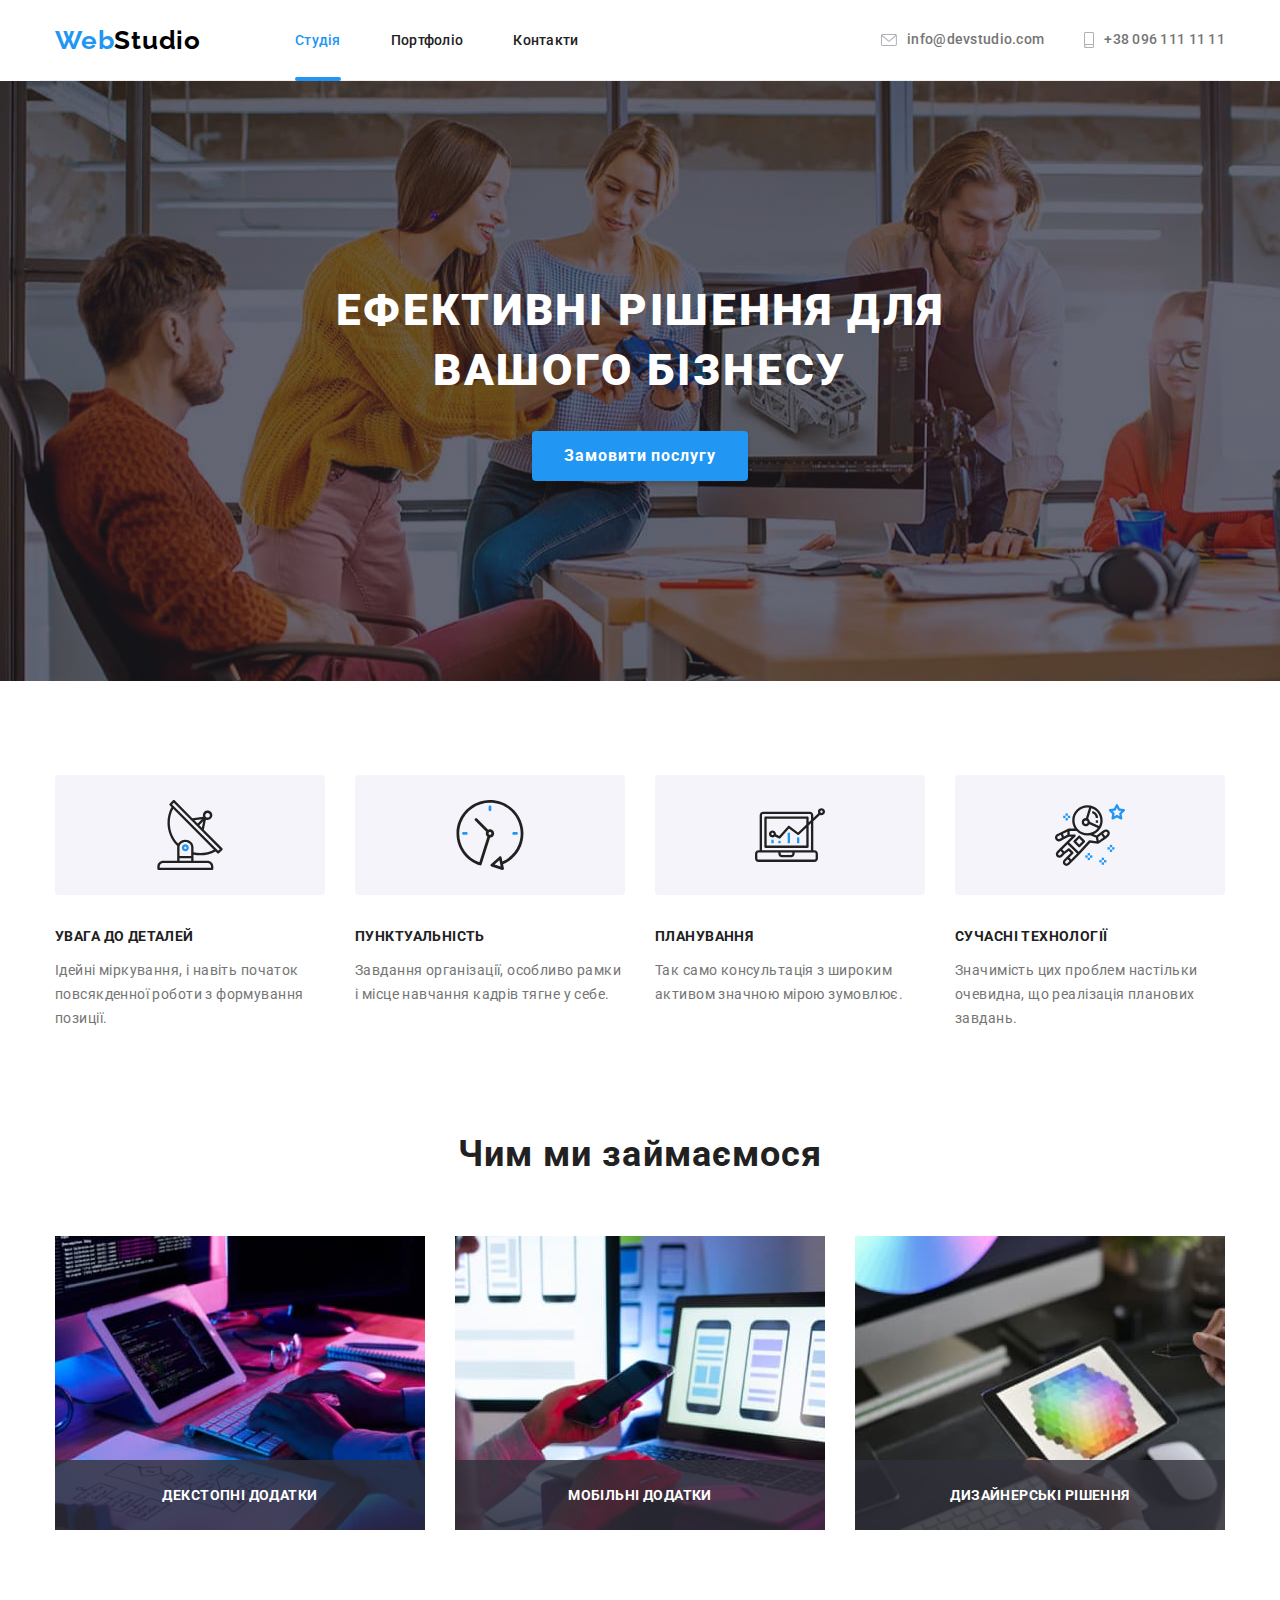
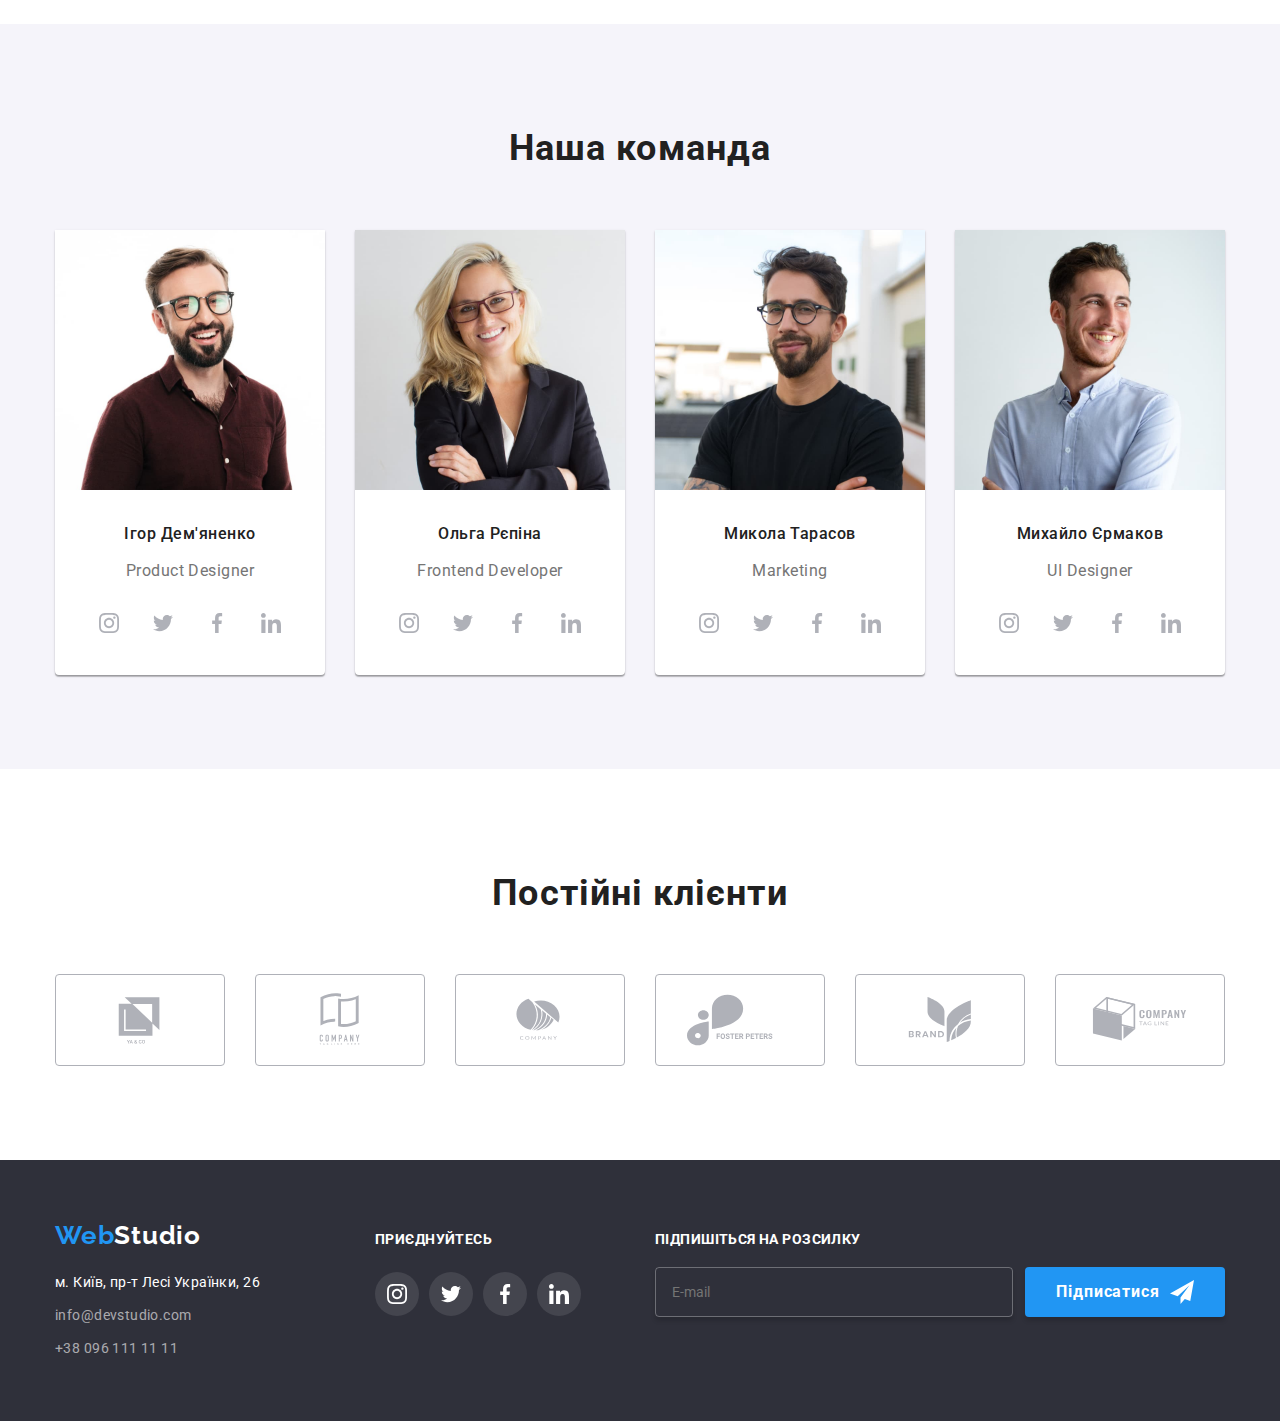
<file: index.html>
<!DOCTYPE html>
<html lang="uk">
  <head>
    <meta charset="UTF-8" />
    <meta http-equiv="X-UA-Compatible" content="IE=edge" />
    <meta name="viewport" content="width=device-width, initial-scale=1.0" />
    <title>WebStudio</title>
    <link rel="preconnect" href="https://fonts.googleapis.com" />
    <link rel="preconnect" href="https://fonts.gstatic.com" crossorigin />
    <link
      href="https://fonts.googleapis.com/css2?family=Raleway:wght@700&family=Roboto:wght@400;500;700;900&display=swap"
      rel="stylesheet"
    />
    <link
      rel="stylesheet"
      href="https://cdnjs.cloudflare.com/ajax/libs/modern-normalize/2.0.0/modern-normalize.min.css"
    />
    <link rel="stylesheet" href="./css/main.min.css" />
    <!-- <link rel="stylesheet" href="./css/style-old.css" /> -->
  </head>

  <body>
    <!-- Шапка сторінки -->
    <header class="header">
      <div class="container header-section">
        <nav>
          <a class="logo" href="./index.html"
            >Web<span class="logo__black">Studio</span></a
          >
          <ul class="nav-list">
            <li>
              <a class="list-link current" href="./index.html">Студія</a>
            </li>
            <li>
              <a class="list-link" href="./portfolio.html">Портфоліо</a>
            </li>
            <li><a class="list-link" href="#Contacts">Контакти</a></li>
          </ul>
        </nav>
        <ul class="nav-list-contacts">
          <li>
            <a class="contact-link" href="mailto:info@devstudio.com">
              <svg class="icon icon__mail">
                <use href="./sprite.svg#mail"></use>
              </svg>
              info@devstudio.com</a
            >
          </li>
          <li>
            <a class="contact-link" href="tel:+380961111111"
              ><svg class="icon icon__phone">
                <use href="./sprite.svg#phone"></use>
              </svg>
              +38 096 111 11 11</a
            >
          </li>
        </ul>
      </div>
    </header>

    <!-- Унікальний контент сторінки -->
    <main class="main">
      <section class="section-first">
        <div class="container">
          <h1>Ефективні рішення для вашого бізнесу</h1>
          <button class="first-button" data-modal-open type="button">
            Замовити послугу
          </button>
          <div class="backdrop is-hidden" data-modal>
            <div class="modal">
              <button class="button-close" data-modal-close>
                <svg>
                  <use href="./sprite.svg#close"></use>
                </svg>
              </button>
              <h2>Залиште свої дані, ми вам передзвонимо</h2>
              <form class="form">
                <label class="form__box" for="name"
                  >Ім'я
                  <span class="form__input">
                    <input type="text" id="name" name="name" />
                    <svg>
                      <use href="./sprite.svg#name"></use>
                    </svg>
                  </span>
                </label>
                <label class="form__box" for="phone"
                  >Телефон
                  <span class="form__input">
                    <input type="tel" id="phone" name="phone" maxlength="12" />
                    <svg>
                      <use href="./sprite.svg#phone2"></use>
                    </svg>
                  </span>
                </label>
                <label class="form__box" for="email"
                  >Ім'я
                  <span class="form__input">
                    <input type="email" id="email" name="email" />
                    <svg>
                      <use href="./sprite.svg#email"></use>
                    </svg>
                  </span>
                </label>
                <label class="form__box" for="comment">
                  <span class="form__input">Коментар</span>
                  <textarea
                    class="comment-box"
                    name="comment"
                    id="comment"
                    rows="5"
                    placeholder="Введіть текст"
                  ></textarea>
                </label>
                <label class="license" for="checkbox">
                  <input
                    class="checkbox hidden"
                    id="checkbox"
                    type="checkbox"
                    required
                  />
                  <span class="license__mark">
                    <svg>
                      <use href="./sprite.svg#mark"></use>
                    </svg>
                  </span>
                  <span class="license__text">
                    Погоджуюся з розсилкою та приймаю
                    <a class="license__link" href="#">Умови договору</a>
                  </span></label
                ><button class="submit-btn" type="submit">Відправити</button>
              </form>
            </div>
          </div>
        </div>
      </section>

      <section class="section-second">
        <!-- Переваги -->
        <div class="container">
          <h2 class="hidden">Переваги</h2>
          <ul>
            <li>
              <div class="sprite-bg">
                <svg>
                  <use href="./sprite.svg#antenna"></use>
                </svg>
              </div>
              <h3>Увага до деталей</h3>
              <p>
                Ідейні міркування, і навіть початок повсякденної роботи з
                формування позиції.
              </p>
            </li>
            <li>
              <div class="sprite-bg">
                <svg>
                  <use href="./sprite.svg#clock"></use>
                </svg>
              </div>
              <h3>Пунктуальність</h3>
              <p>
                Завдання організації, особливо рамки і місце навчання кадрів
                тягне у себе.
              </p>
            </li>
            <li>
              <div class="sprite-bg">
                <svg>
                  <use href="./sprite.svg#diagram"></use>
                </svg>
              </div>
              <h3>Планування</h3>
              <p>
                Так само консультація з широким активом значною мірою зумовлює.
              </p>
            </li>
            <li>
              <div class="sprite-bg">
                <svg>
                  <use href="./sprite.svg#astronaut"></use>
                </svg>
              </div>
              <h3>Сучасні технології</h3>
              <p>
                Значимість цих проблем настільки очевидна, що реалізація
                планових завдань.
              </p>
            </li>
          </ul>
        </div>
      </section>

      <section class="section-third">
        <div class="container">
          <h2>Чим ми займаємося</h2>
          <ul>
            <li>
              <div class="thumb">
                <img
                  src="./img/foto1.jpg"
                  alt="Програмує"
                  width="370"
                  height="294"
                />
                <p>декстопні додатки</p>
              </div>
            </li>
            <li>
              <div class="thumb">
                <img
                  src="./img/foto2.jpg"
                  alt="Перевіряє"
                  width="370"
                  height="294"
                />
                <p>мобільні додатки</p>
              </div>
            </li>
            <li>
              <div class="thumb">
                <img
                  src="./img/foto3.jpg"
                  alt="Обирає колір"
                  width="370"
                  height="294"
                />
                <p>дизайнерські рішення</p>
              </div>
            </li>
          </ul>
        </div>
      </section>

      <section class="section-team">
        <div class="container">
          <h2>Наша команда</h2>
          <ul class="section-team__box">
            <li class="section-team__list">
              <img
                src="./img/Igor.jpg"
                alt="Ігор Дем'яненко"
                width="270"
                height="260"
              />
              <div class="section-team__text">
                <h3>Ігор Дем'яненко</h3>
                <p>Product Designer</p>
                <ul class="section-team__icon">
                  <li>
                    <a href="#">
                      <svg>
                        <use href="./sprite.svg#instagram"></use>
                      </svg>
                    </a>
                  </li>
                  <li>
                    <a href="#">
                      <svg>
                        <use href="./sprite.svg#twitter"></use>
                      </svg>
                    </a>
                  </li>
                  <li>
                    <a href="#">
                      <svg>
                        <use href="./sprite.svg#facebook"></use>
                      </svg>
                    </a>
                  </li>
                  <li>
                    <a href="#">
                      <svg>
                        <use href="./sprite.svg#linkedin"></use>
                      </svg>
                    </a>
                  </li>
                </ul>
              </div>
            </li>
            <li class="section-team__list">
              <img
                src="./img/Olga.jpg"
                alt="Ольга Рєпіна"
                width="270"
                height="260"
              />
              <div class="section-team__text">
                <h3>Ольга Рєпіна</h3>
                <p>Frontend Developer</p>
                <ul class="section-team__icon">
                  <li>
                    <a href="#">
                      <svg>
                        <use href="./sprite.svg#instagram"></use>
                      </svg>
                    </a>
                  </li>
                  <li>
                    <a href="#">
                      <svg>
                        <use href="./sprite.svg#twitter"></use>
                      </svg>
                    </a>
                  </li>
                  <li>
                    <a href="#">
                      <svg>
                        <use href="./sprite.svg#facebook"></use>
                      </svg>
                    </a>
                  </li>
                  <li>
                    <a href="#">
                      <svg>
                        <use href="./sprite.svg#linkedin"></use>
                      </svg>
                    </a>
                  </li>
                </ul>
              </div>
            </li>
            <li class="section-team__list">
              <img
                src="./img/Muhailo.jpg"
                alt="Микола Тарасов"
                width="270"
                height="260"
              />
              <div class="section-team__text">
                <h3>Микола Тарасов</h3>
                <p>Marketing</p>
                <ul class="section-team__icon">
                  <li>
                    <a href="#">
                      <svg>
                        <use href="./sprite.svg#instagram"></use>
                      </svg>
                    </a>
                  </li>
                  <li>
                    <a href="#">
                      <svg>
                        <use href="./sprite.svg#twitter"></use>
                      </svg>
                    </a>
                  </li>
                  <li>
                    <a href="#">
                      <svg>
                        <use href="./sprite.svg#facebook"></use>
                      </svg>
                    </a>
                  </li>
                  <li>
                    <a href="#">
                      <svg>
                        <use href="./sprite.svg#linkedin"></use>
                      </svg>
                    </a>
                  </li>
                </ul>
              </div>
            </li>
            <li class="section-team__list">
              <img
                src="./img/Mukola.jpg"
                alt="Михайло Єрмаков"
                width="270"
                height="260"
              />
              <div class="section-team__text">
                <h3>Михайло Єрмаков</h3>
                <p>UI Designer</p>
                <ul class="section-team__icon">
                  <li>
                    <a href="#">
                      <svg>
                        <use href="./sprite.svg#instagram"></use>
                      </svg>
                    </a>
                  </li>
                  <li>
                    <a href="#">
                      <svg>
                        <use href="./sprite.svg#twitter"></use>
                      </svg>
                    </a>
                  </li>
                  <li>
                    <a href="#">
                      <svg>
                        <use href="./sprite.svg#facebook"></use>
                      </svg>
                    </a>
                  </li>
                  <li>
                    <a href="#">
                      <svg>
                        <use href="./sprite.svg#linkedin"></use>
                      </svg>
                    </a>
                  </li>
                </ul>
              </div>
            </li>
          </ul>
        </div>
      </section>

      <section class="partners">
        <div class="container">
          <h2>Постійні клієнти</h2>
          <ul>
            <li>
              <a href="#">
                <svg>
                  <use href="./sprite.svg#logo1"></use>
                </svg>
              </a>
            </li>
            <li>
              <a href="#">
                <svg>
                  <use href="./sprite.svg#logo2"></use>
                </svg>
              </a>
            </li>
            <li>
              <a href="#">
                <svg>
                  <use href="./sprite.svg#logo3"></use>
                </svg>
              </a>
            </li>
            <li>
              <a href="#">
                <svg>
                  <use href="./sprite.svg#logo4"></use>
                </svg>
              </a>
            </li>
            <li>
              <a href="#">
                <svg>
                  <use href="./sprite.svg#logo5"></use>
                </svg>
              </a>
            </li>
            <li>
              <a href="#">
                <svg>
                  <use href="./sprite.svg#logo6"></use>
                </svg>
              </a>
            </li>
          </ul>
        </div>
      </section>
    </main>

    <!-- Підвал сторінки -->
    <footer class="footer">
      <div class="container footer__box">
        <div>
          <a class="logo" href="./index.html"
            >Web<span class="logo__white">Studio</span></a
          >
          <address>
            <ul id="Contacts">
              <li class="footer-li">
                <a
                  class="contact-adress"
                  href="https://goo.gl/maps/pqNpNU1eey8ivass6"
                  target="_blank"
                  rel="noreferrer noopener"
                >
                  м. Київ, пр-т Лесі Українки, 26</a
                >
              </li>
              <li class="footer-li">
                <a href="mailto:info@devstudio.com">info@devstudio.com</a>
              </li>
              <li class="footer-li">
                <a href="tel:+380961111111">+38 096 111 11 11</a>
              </li>
            </ul>
          </address>
        </div>
        <div class="join">
          <p>приєднуйтесь</p>
          <ul>
            <li>
              <a href="">
                <svg>
                  <use href="./sprite.svg#instagram"></use>
                </svg>
              </a>
            </li>
            <li>
              <a href="">
                <svg>
                  <use href="./sprite.svg#twitter"></use>
                </svg>
              </a>
            </li>
            <li>
              <a href="">
                <svg>
                  <use href="./sprite.svg#facebook"></use>
                </svg>
              </a>
            </li>
            <li>
              <a href="">
                <svg>
                  <use href="./sprite.svg#linkedin"></use>
                </svg>
              </a>
            </li>
          </ul>
        </div>
        <div class="tg-form">
          <p>підпишіться на розсилку</p>
          <form class="modal__label-tg" name="tg-form">
            <input
              name="tg-email"
              class="tg-email"
              type="email"
              id="tg-email"
              placeholder="E-mail"
              required
            />
            <button>
              Підписатися
              <svg>
                <use href="./sprite.svg#tg"></use>
              </svg>
            </button>
          </form>
        </div>
      </div>
    </footer>
    <script src="./js/modal.js"></script>
  </body>
</html>
</file>
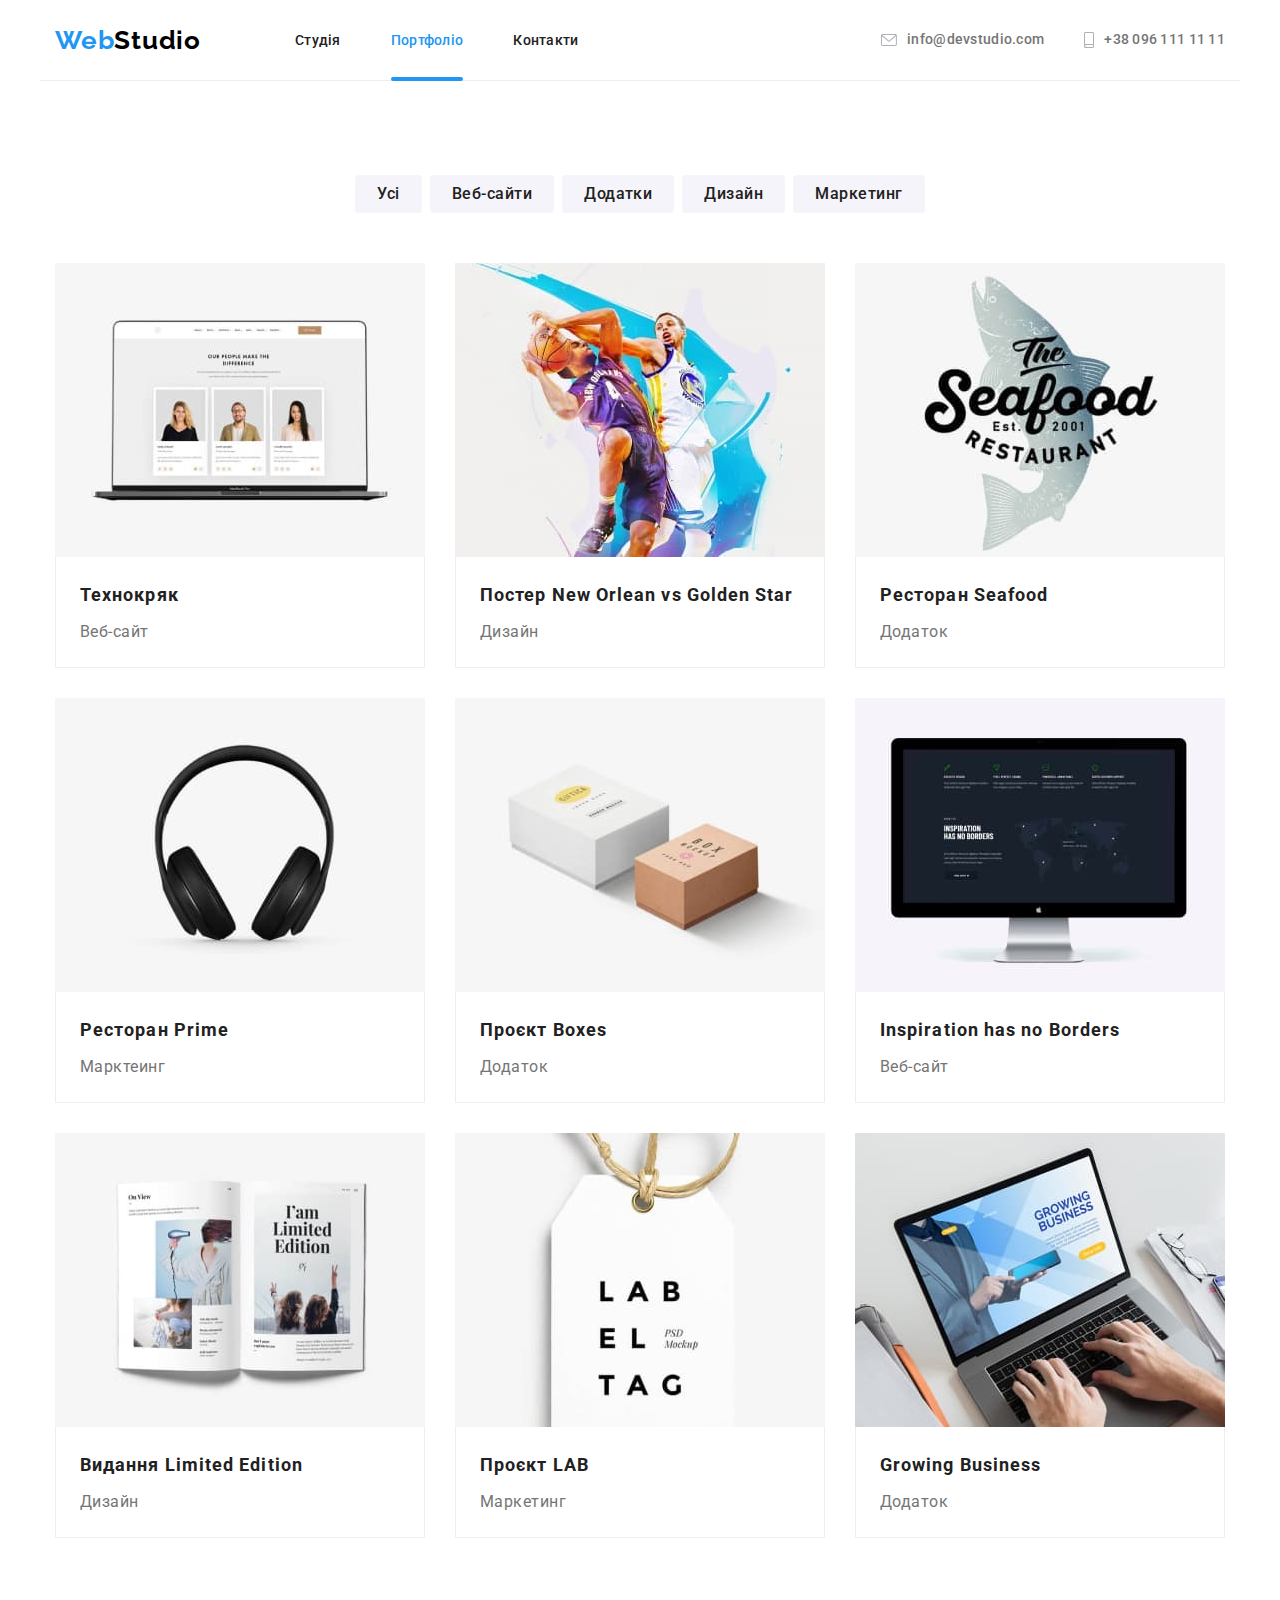
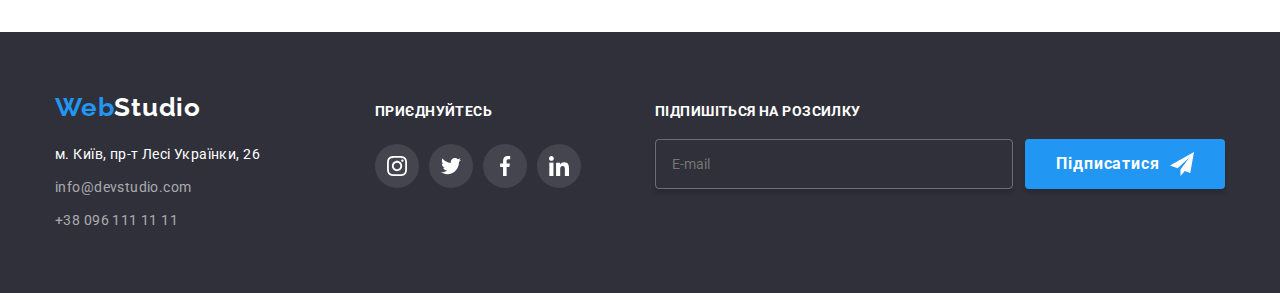
<file: portfolio.html>
<!DOCTYPE html>
<html lang="uk">
  <head>
    <meta charset="UTF-8" />
    <meta http-equiv="X-UA-Compatible" content="IE=edge" />
    <meta name="viewport" content="width=device-width, initial-scale=1.0" />
    <title>WebStudio</title>
    <link rel="preconnect" href="https://fonts.googleapis.com" />
    <link rel="preconnect" href="https://fonts.gstatic.com" crossorigin />
    <link
      href="https://fonts.googleapis.com/css2?family=Raleway:wght@700&family=Roboto:wght@400;500;700;900&display=swap"
      rel="stylesheet"
    />
    <link
      rel="stylesheet"
      href="https://cdnjs.cloudflare.com/ajax/libs/modern-normalize/2.0.0/modern-normalize.min.css"
    />
    <link rel="stylesheet" href="./css/main.min.css" />
  </head>

  <body>
    <!-- Шапка сторінки -->
    <header class="header">
      <div class="container header-section">
        <nav>
          <a class="logo" href="./index.html"
            >Web<span class="logo__black">Studio</span></a
          >
          <ul class="nav-list">
            <li>
              <a class="list-link" href="./index.html">Студія</a>
            </li>
            <li>
              <a class="list-link current" href="./portfolio.html">Портфоліо</a>
            </li>
            <li><a class="list-link" href="#Contacts">Контакти</a></li>
          </ul>
        </nav>
        <ul class="nav-list-contacts">
          <li>
            <a class="contact-link" href="mailto:info@devstudio.com">
              <svg class="icon icon__mail">
                <use href="./sprite.svg#mail"></use>
              </svg>
              info@devstudio.com</a
            >
          </li>
          <li>
            <a class="contact-link" href="tel:+380961111111"
              ><svg class="icon icon__phone">
                <use href="./sprite.svg#phone"></use>
              </svg>
              +38 096 111 11 11</a
            >
          </li>
        </ul>
      </div>
    </header>

    <!-- Унікальний контент сторінки -->
    <main class="main">
      <section class="section-service">
        <div class="container">
          <h1 class="hidden">Послуги</h1>
          <ul class="service-main-btn">
            <li><button type="button">Усі</button></li>
            <li><button type="button">Веб-сайти</button></li>
            <li><button type="button">Додатки</button></li>
            <li><button type="button">Дизайн</button></li>
            <li><button type="button">Маркетинг</button></li>
          </ul>

          <ul class="services">
            <li>
              <a href="#">
                <div class="box">
                  <div class="overlay">
                    <p>
                      Ресурс пропонує комплексні пропозиції з різним рівнем
                      функціоналу та сервісів. Все це дозволить відвідувачу
                      отримати вичерпні відомості про компанію чи приватну
                      особу.
                    </p>
                  </div>
                  <img
                    src="./img/technocriak.jpg"
                    alt="Технокряк"
                    width="370"
                    height="294"
                  />
                </div>
                <div class="services__text">
                  <h3>Технокряк</h3>
                  <p>Веб-сайт</p>
                </div>
              </a>
            </li>
            <li>
              <a href="#">
                <div class="box">
                  <img
                    src="./img/orlean-poster.jpg"
                    alt="Постер New Orlean vs Golden Star"
                    width="370"
                    height="294"
                  />
                  <div class="overlay">
                    <p>
                      Ресурс пропонує комплексні пропозиції з різним рівнем
                      функціоналу та сервісів. Все це дозволить відвідувачу
                      отримати вичерпні відомості про компанію чи приватну
                      особу.
                    </p>
                  </div>
                </div>
                <div class="services__text">
                  <h3>Постер New Orlean vs Golden Star</h3>
                  <p>Дизайн</p>
                </div>
              </a>
            </li>
            <li>
              <a href="#">
                <div class="box">
                  <img
                    src="./img/seafood-resto.jpg"
                    alt="Ресторан Seafood"
                    width="370"
                    height="294"
                  />
                  <div class="overlay">
                    <p>
                      Ресурс пропонує комплексні пропозиції з різним рівнем
                      функціоналу та сервісів. Все це дозволить відвідувачу
                      отримати вичерпні відомості про компанію чи приватну
                      особу.
                    </p>
                  </div>
                </div>
                <div class="services__text">
                  <h3>Ресторан Seafood</h3>
                  <p>Додаток</p>
                </div>
              </a>
            </li>
            <li>
              <a href="#">
                <div class="box">
                  <img
                    src="./img/Project_Prime.jpg"
                    alt="Ресторан Prime"
                    width="370"
                    height="294"
                  />
                  <div class="overlay">
                    <p>
                      Ресурс пропонує комплексні пропозиції з різним рівнем
                      функціоналу та сервісів. Все це дозволить відвідувачу
                      отримати вичерпні відомості про компанію чи приватну
                      особу.
                    </p>
                  </div>
                </div>
                <div class="services__text">
                  <h3>Ресторан Prime</h3>
                  <p>Марктеинг</p>
                </div>
              </a>
            </li>
            <li>
              <a href="#">
                <div class="box">
                  <img
                    src="./img/Project_Boxes.jpg"
                    alt="Проєкт Boxes"
                    width="370"
                    height="294"
                  />
                  <div class="overlay">
                    <p>
                      Ресурс пропонує комплексні пропозиції з різним рівнем
                      функціоналу та сервісів. Все це дозволить відвідувачу
                      отримати вичерпні відомості про компанію чи приватну
                      особу.
                    </p>
                  </div>
                </div>
                <div class="services__text">
                  <h3>Проєкт Boxes</h3>
                  <p>Додаток</p>
                </div>
              </a>
            </li>
            <li>
              <a href="#">
                <div class="box">
                  <img
                    src="./img/Inspiration.jpg"
                    alt="Inspiration has no Borders"
                    width="370"
                    height="294"
                  />
                  <div class="overlay">
                    <p>
                      Ресурс пропонує комплексні пропозиції з різним рівнем
                      функціоналу та сервісів. Все це дозволить відвідувачу
                      отримати вичерпні відомості про компанію чи приватну
                      особу.
                    </p>
                  </div>
                </div>
                <div class="services__text">
                  <h3>Inspiration has no Borders</h3>
                  <p>Веб-сайт</p>
                </div>
              </a>
            </li>
            <li>
              <a href="#">
                <div class="box">
                  <img
                    src="./img/Limited_Edition.jpg"
                    alt="Видання Limited Edition"
                    width="370"
                    height="294"
                  />
                  <div class="overlay">
                    <p>
                      Ресурс пропонує комплексні пропозиції з різним рівнем
                      функціоналу та сервісів. Все це дозволить відвідувачу
                      отримати вичерпні відомості про компанію чи приватну
                      особу.
                    </p>
                  </div>
                </div>
                <div class="services__text">
                  <h3>Видання Limited Edition</h3>
                  <p>Дизайн</p>
                </div>
              </a>
            </li>
            <li>
              <a href="#">
                <div class="box">
                  <img
                    src="./img/Project_LAB.jpg"
                    alt="Проєкт LAB"
                    width="370"
                    height="294"
                  />
                  <div class="overlay">
                    <p>
                      Ресурс пропонує комплексні пропозиції з різним рівнем
                      функціоналу та сервісів. Все це дозволить відвідувачу
                      отримати вичерпні відомості про компанію чи приватну
                      особу.
                    </p>
                  </div>
                </div>
                <div class="services__text">
                  <h3>Проєкт LAB</h3>
                  <p>Маркетинг</p>
                </div>
              </a>
            </li>
            <li>
              <a href="#">
                <div class="box">
                  <img
                    src="./img/Growing_Business.jpg"
                    alt="Growing Business"
                    width="370"
                    height="294"
                  />
                  <div class="overlay">
                    <p>
                      Ресурс пропонує комплексні пропозиції з різним рівнем
                      функціоналу та сервісів. Все це дозволить відвідувачу
                      отримати вичерпні відомості про компанію чи приватну
                      особу.
                    </p>
                  </div>
                </div>
                <div class="services__text">
                  <h3>Growing Business</h3>
                  <p>Додаток</p>
                </div>
              </a>
            </li>
          </ul>
        </div>
      </section>
    </main>

    <!-- Підвал сторінки -->
    <footer class="footer">
      <div class="container footer__box">
        <div>
          <a class="logo" href="./index.html"
            >Web<span class="logo__white">Studio</span></a
          >
          <address>
            <ul id="Contacts">
              <li class="footer-li">
                <a
                  class="contact-adress"
                  href="https://goo.gl/maps/pqNpNU1eey8ivass6"
                  target="_blank"
                  rel="noreferrer noopener"
                >
                  м. Київ, пр-т Лесі Українки, 26</a
                >
              </li>
              <li class="footer-li">
                <a href="mailto:info@devstudio.com">info@devstudio.com</a>
              </li>
              <li class="footer-li">
                <a href="tel:+380961111111">+38 096 111 11 11</a>
              </li>
            </ul>
          </address>
        </div>
        <div class="join">
          <p>приєднуйтесь</p>
          <ul>
            <li>
              <a href="">
                <svg>
                  <use href="./sprite.svg#instagram"></use>
                </svg>
              </a>
            </li>
            <li>
              <a href="">
                <svg>
                  <use href="./sprite.svg#twitter"></use>
                </svg>
              </a>
            </li>
            <li>
              <a href="">
                <svg>
                  <use href="./sprite.svg#facebook"></use>
                </svg>
              </a>
            </li>
            <li>
              <a href="">
                <svg>
                  <use href="./sprite.svg#linkedin"></use>
                </svg>
              </a>
            </li>
          </ul>
        </div>
        <div class="tg-form">
          <p>підпишіться на розсилку</p>
          <form class="modal__label-tg" name="tg-form">
            <input
              name="tg-email"
              class="tg-email"
              type="email"
              id="tg-email"
              placeholder="E-mail"
              required
            />
            <button>
              Підписатися
              <svg>
                <use href="./sprite.svg#tg"></use>
              </svg>
            </button>
          </form>
        </div>
      </div>
    </footer>
  </body>
</html>
</file>
<file: css/main.min.css>
:root{--color-brand: #2196f3;--color-primary: #212121;--color-secondary: #757575;--color-primary-light: #ffffff;--font-family-brand: "Raleway", sans-serif;--font-family-primary: "Roboto", sans-serif;--color-sprite1: #afb1b8;--color-icon: #f5f4fa;--color-mark-active: #188ce8}.hidden{position:absolute;width:1px;height:1px;margin:-1px;border:0;padding:0;white-space:nowrap;-webkit-clip-path:inset(100%);clip-path:inset(100%);clip:rect(0 0 0 0);overflow:hidden}h1,h2,h3{margin-bottom:0;margin-top:0}ul{margin-bottom:0;margin-top:0;padding-left:0;list-style-type:none}p{margin-bottom:0;margin-top:0}img{display:block;max-width:100%;height:auto}address{font-style:normal}a{text-decoration:none}body{color:var(--color-primary);background-color:var(--color-primary-light);font-family:var(--font-family-primary);font-size:14px;font-weight:400;line-height:1.714;letter-spacing:.42px}.current{color:var(--color-brand)}.current::after{content:"";position:absolute;display:block;width:100%;height:4px;bottom:0;left:0;background-color:var(--color-brand);border-radius:4px;margin-bottom:-1px}button{cursor:pointer}.logo{color:var(--color-brand);font-family:var(--font-family-brand);font-size:26px;font-weight:700;line-height:1.17;letter-spacing:.78px;margin-right:94px}.logo__black{color:#000}.logo__white{color:var(--color-primary-light)}.container{width:1200px;margin:0;margin-left:auto;margin-right:auto;padding-left:15px;padding-right:15px}.header-section{border-bottom:1px solid #eee;display:-webkit-box;display:-ms-flexbox;display:flex;-webkit-box-align:center;-ms-flex-align:center;align-items:center}nav{display:-webkit-box;display:-ms-flexbox;display:flex;-webkit-box-align:center;-ms-flex-align:center;align-items:center}.nav-list{display:-webkit-box;display:-ms-flexbox;display:flex;gap:50px;margin:0;list-style:none}.list-link{position:relative;color:var(--color-primary);font-weight:500;line-height:1.17;letter-spacing:.28px;padding:32px 0px;display:block;-webkit-transition-property:color;transition-property:color;-webkit-transition-duration:250ms;transition-duration:250ms;-webkit-transition-timing-function:cubic-bezier(0.4, 0, 0.2, 1);transition-timing-function:cubic-bezier(0.4, 0, 0.2, 1)}.list-link:hover,.list-link:focus,.list-link.current{color:var(--color-brand)}.nav-list-contacts{display:-webkit-box;display:-ms-flexbox;display:flex;gap:40px;margin-left:auto;margin-bottom:0;margin-top:0;padding-left:0;list-style:none}.nav-list-contacts{display:-webkit-box;display:-ms-flexbox;display:flex;gap:40px;margin-left:auto;margin-bottom:0;margin-top:0;padding-left:0;list-style:none}.contact-link{color:var(--color-secondary);font-weight:500;letter-spacing:.28px;display:-webkit-box;display:-ms-flexbox;display:flex;-webkit-box-align:center;-ms-flex-align:center;align-items:center;-webkit-transition-property:color;transition-property:color;-webkit-transition-duration:250ms;transition-duration:250ms;-webkit-transition-timing-function:cubic-bezier(0.4, 0, 0.2, 1);transition-timing-function:cubic-bezier(0.4, 0, 0.2, 1)}.contact-link:hover,.contact-link:hover svg,.contact-link:focus,.contact-link:focus svg{color:var(--color-brand);fill:var(--color-brand)}.icon{fill:var(--color-sprite1);margin-right:10px;-webkit-transition-property:fill;transition-property:fill;-webkit-transition-duration:250ms;transition-duration:250ms;-webkit-transition-timing-function:cubic-bezier(0.4, 0, 0.2, 1);transition-timing-function:cubic-bezier(0.4, 0, 0.2, 1)}.icon__mail{width:16px;height:12px}.icon__phone{width:10px;height:16px}.footer{background-color:#2f303a;padding:60px 0px;margin:auto}.footer__box{display:-webkit-box;display:-ms-flexbox;display:flex;-webkit-box-align:baseline;-ms-flex-align:baseline;align-items:baseline}.footer .logo{margin-bottom:20px;display:block}.footer address li{margin-bottom:9px;-webkit-transition-property:color;transition-property:color;-webkit-transition-duration:250ms;transition-duration:250ms;-webkit-transition-timing-function:cubic-bezier(0.4, 0, 0.2, 1);transition-timing-function:cubic-bezier(0.4, 0, 0.2, 1)}.footer address li:last-child{margin-bottom:0}.footer address li .contact-adress{color:var(--color-primary-light);line-height:1.71;letter-spacing:.42px}.footer address li a{color:rgba(255,255,255,.6)}.footer address li a:hover,.footer address li a:focus{color:var(--color-primary-light)}.join{margin-left:80px}.join p{font-size:14px;font-weight:700;text-transform:uppercase;color:var(--color-primary-light);margin-bottom:20px}.join ul{display:-webkit-box;display:-ms-flexbox;display:flex;gap:10px}.join a{width:44px;height:44px;border-radius:50%;display:-webkit-box;display:-ms-flexbox;display:flex;-webkit-box-align:center;-ms-flex-align:center;align-items:center;-webkit-box-pack:center;-ms-flex-pack:center;justify-content:center;background-color:rgba(255,255,255,.1);-webkit-transition-property:background-color;transition-property:background-color;-webkit-transition-duration:250ms;transition-duration:250ms;-webkit-transition-timing-function:cubic-bezier(0.4, 0, 0.2, 1);transition-timing-function:cubic-bezier(0.4, 0, 0.2, 1)}.join svg{width:20px;height:20px;fill:var(--color-primary-light);-webkit-transition-property:fill;transition-property:fill;-webkit-transition-duration:250ms;transition-duration:250ms;-webkit-transition-timing-function:cubic-bezier(0.4, 0, 0.2, 1);transition-timing-function:cubic-bezier(0.4, 0, 0.2, 1)}.join a:hover,.join a:focus{background-color:var(--color-brand)}.tg-form{margin-left:auto;margin-right:0;padding-right:0}.tg-form p{color:var(--color-primary-light);font-size:14px;font-weight:700;line-height:normal;letter-spacing:.42px;text-transform:uppercase;margin-bottom:20px}.tg-form form{display:-webkit-box;display:-ms-flexbox;display:flex;-webkit-box-align:center;-ms-flex-align:center;align-items:center;margin:0;padding:0}.tg-form form input{width:358px;height:50px;border-radius:4px;border:1px solid rgba(255,255,255,.3);background:rgba(33,150,243,0);-webkit-box-shadow:0px 4px 4px 0px rgba(0,0,0,.15);box-shadow:0px 4px 4px 0px rgba(0,0,0,.15);padding:15px 16px;color:var(--color-primary-light)}.tg-form form button{width:200px;height:50px;margin-left:12px;border:none;border-radius:4px;background:var(--color-brand);-webkit-box-shadow:0px 4px 4px 0px rgba(0,0,0,.15);box-shadow:0px 4px 4px 0px rgba(0,0,0,.15);color:var(--color-primary-light);text-align:center;font-size:16px;font-style:normal;font-weight:700;line-height:1.875;letter-spacing:.96px;display:-webkit-box;display:-ms-flexbox;display:flex;-webkit-box-pack:center;-ms-flex-pack:center;justify-content:center;-webkit-box-align:center;-ms-flex-align:center;align-items:center;gap:10px}.tg-form form button:hover,.tg-form form button:focus,.tg-form form button:active{background-color:var(--color-mark-active)}.tg-form form button svg{width:24px;height:24px;fill:var(--color-primary-light)}.section-first{background-color:#2f303a;background-image:-webkit-gradient(linear, left top, left bottom, from(rgba(47, 48, 58, 0.4)), to(rgba(47, 48, 58, 0.4))),url(../img/bg.jpg);background-image:linear-gradient(rgba(47, 48, 58, 0.4), rgba(47, 48, 58, 0.4)),url(../img/bg.jpg);padding-top:200px;padding-bottom:200px;max-width:1600px;display:-webkit-box;display:-ms-flexbox;display:flex;margin:auto}.section-first h1{color:var(--color-primary-light);text-transform:uppercase;font-size:44px;font-weight:900;line-height:1.36;letter-spacing:2.64px;max-width:696px;text-align:center;margin:auto;margin-bottom:30px}.first-button{background-color:var(--color-brand);color:var(--color-primary-light);border-radius:4px;-webkit-box-shadow:0px 4px 4px 0px rgba(0,0,0,.15);box-shadow:0px 4px 4px 0px rgba(0,0,0,.15);font-family:var(--font-family-primary);font-size:16px;font-weight:700;line-height:1.875;letter-spacing:.96px;padding:10px 32px;display:-webkit-box;display:-ms-flexbox;display:flex;-webkit-box-pack:center;-ms-flex-pack:center;justify-content:center;margin:auto;border:none}.first-button:hover,.first-button:focus,.first-button:active{background-color:var(--color-mark-active)}.backdrop{position:fixed;top:0;left:0;width:100%;height:100%;background-color:rgba(0,0,0,.2);opacity:1;visibility:visible;z-index:1;-webkit-transition:opacity 250ms cubic-bezier(0.4, 0, 0.2, 1),visibility 250ms cubic-bezier(0.4, 0, 0.2, 1);transition:opacity 250ms cubic-bezier(0.4, 0, 0.2, 1),visibility 250ms cubic-bezier(0.4, 0, 0.2, 1)}.is-hidden{opacity:0;visibility:hidden;pointer-events:none}.modal{width:528px;padding:40px;background:var(--color-primary-light);-webkit-box-shadow:0px 2px 1px 0px rgba(0,0,0,.2),0px 1px 1px 0px rgba(0,0,0,.14),0px 1px 3px 0px rgba(0,0,0,.12);box-shadow:0px 2px 1px 0px rgba(0,0,0,.2),0px 1px 1px 0px rgba(0,0,0,.14),0px 1px 3px 0px rgba(0,0,0,.12);border-radius:4px;position:absolute;top:50%;left:50%;-webkit-transform:translate(-50%, -50%) scale(1);transform:translate(-50%, -50%) scale(1);opacity:1;visibility:visible;-webkit-transition:-webkit-transform 250ms cubic-bezier(0.4, 0, 0.2, 1);transition:-webkit-transform 250ms cubic-bezier(0.4, 0, 0.2, 1);transition:transform 250ms cubic-bezier(0.4, 0, 0.2, 1);transition:transform 250ms cubic-bezier(0.4, 0, 0.2, 1), -webkit-transform 250ms cubic-bezier(0.4, 0, 0.2, 1)}.backdrop.is-hidden .modal{-webkit-transform:translate(-50%, -50%) scale(0.5);transform:translate(-50%, -50%) scale(0.5)}.modal svg{width:18px;height:18px}.modal h2{color:var(--color-primary);text-align:center;font-size:20px;font-weight:700;letter-spacing:.6px;margin:0 0 12px 0}.button-close{position:fixed;top:8px;right:8px;display:-webkit-box;display:-ms-flexbox;display:flex;margin:0;padding:0;background-color:var(--color-primary-light);border:1px solid rgba(0,0,0,.1019607843);border-radius:50%;width:30px;height:30px;-webkit-box-pack:center;-ms-flex-pack:center;justify-content:center;-webkit-box-align:center;-ms-flex-align:center;align-items:center;-webkit-transition:background-color 250ms cubic-bezier(0.4, 0, 0.2, 1),fill 250ms cubic-bezier(0.4, 0, 0.2, 1);transition:background-color 250ms cubic-bezier(0.4, 0, 0.2, 1),fill 250ms cubic-bezier(0.4, 0, 0.2, 1)}.button-close:focus,.button-close:hover{fill:var(--color-brand)}.form{width:448px}.form__box{margin-bottom:10px;display:-webkit-box;display:-ms-flexbox;display:flex;-webkit-box-orient:vertical;-webkit-box-direction:normal;-ms-flex-direction:column;flex-direction:column;color:var(--color-secondary);font-size:12px;font-weight:400;letter-spacing:.12px;-webkit-box-align:start;-ms-flex-align:start;align-items:flex-start}.form__input{position:relative;margin-top:4px}.form__input input{width:448px;height:40px;border-radius:4px;padding-left:40px;border:1px solid rgba(33,33,33,.2);-webkit-transition:border 250ms cubic-bezier(0.4, 0, 0.2, 1);transition:border 250ms cubic-bezier(0.4, 0, 0.2, 1)}.form__input input:hover,.form__input input:focus{border-color:var(--color-brand);cursor:pointer}.form__input input:hover+svg,.form__input input:focus+svg{fill:var(--color-brand)}.form__input svg{width:18px;height:18px;position:absolute;bottom:12px;left:12px;display:block;-webkit-transition:fill 250ms cubic-bezier(0.4, 0, 0.2, 1);transition:fill 250ms cubic-bezier(0.4, 0, 0.2, 1)}.comment-box{width:448px;height:120px;padding:12px 16px;border-radius:4px;margin:0;border:1px solid rgba(33,33,33,.2);resize:none;color:var(--color-primary);font-size:14px;-webkit-transition-property:border;transition-property:border;-webkit-transition-duration:250ms;transition-duration:250ms;-webkit-transition-timing-function:cubic-bezier(0.4, 0, 0.2, 1);transition-timing-function:cubic-bezier(0.4, 0, 0.2, 1)}.comment-box:hover,.comment-box:focus{border-color:var(--color-brand);cursor:pointer}.license{color:var(--color-secondary);font-size:14px;font-style:normal;font-weight:400;line-height:1.714;letter-spacing:.42px;display:-webkit-box;display:-ms-flexbox;display:flex;-webkit-box-align:center;-ms-flex-align:center;align-items:center;-webkit-box-pack:center;-ms-flex-pack:center;justify-content:center;gap:8px;margin:0;margin-bottom:30px;margin-top:20px;padding:0}.license__mark{width:16px;height:15px;margin:0;padding:0;border:2px solid var(--color-primary);border-radius:2px;display:-webkit-box;display:-ms-flexbox;display:flex;-webkit-box-align:center;-ms-flex-align:center;align-items:center;-webkit-box-pack:center;-ms-flex-pack:center;justify-content:center;-webkit-transition-property:border-color;transition-property:border-color;-webkit-transition-duration:250ms;transition-duration:250ms;-webkit-transition-timing-function:cubic-bezier(0.4, 0, 0.2, 1);transition-timing-function:cubic-bezier(0.4, 0, 0.2, 1)}.license__mark svg{fill:var(--color-primary);margin:0;padding:0;opacity:0;-webkit-transition-property:opacity;transition-property:opacity;-webkit-transition-duration:250ms;transition-duration:250ms;-webkit-transition-timing-function:cubic-bezier(0.4, 0, 0.2, 1);transition-timing-function:cubic-bezier(0.4, 0, 0.2, 1)}.license__mark:hover,.license__mark:focus,.license__mark:active{border-color:var(--color-brand)}.license__text{font-size:14px;font-style:normal;font-weight:400;line-height:1.714;letter-spacing:.42px}.license__link{color:var(--color-brand);text-decoration-line:underline}.checkbox:checked+.license__mark{border:var(--color-brand)}.checkbox:checked+.license__mark svg{opacity:1}.checkbox:focus+.license__mark{border-color:var(--color-brand)}.submit-btn{color:var(--color-primary-light);text-align:center;font-size:16px;font-style:normal;font-weight:700;line-height:1.875;letter-spacing:.96px;width:200px;height:50px;border-radius:4px;background:var(--color-brand);-webkit-box-shadow:0px 4px 4px 0px rgba(0,0,0,.15);box-shadow:0px 4px 4px 0px rgba(0,0,0,.15);display:-webkit-box;display:-ms-flexbox;display:flex;-webkit-box-align:center;-ms-flex-align:center;align-items:center;-webkit-box-pack:center;-ms-flex-pack:center;justify-content:center;border:0;margin:0px auto}.submit-btn:hover,.submit-btn:active,.submit-btn:focus{background-color:var(--color-mark-active);-webkit-box-shadow:0px 4px 4px rgba(0,0,0,.15);box-shadow:0px 4px 4px rgba(0,0,0,.15)}.section-second{padding-top:94px;padding-bottom:47px}.section-second ul{display:-webkit-inline-box;display:-ms-inline-flexbox;display:inline-flex;gap:30px}.section-second li{max-width:270px}.section-second h3{font-size:14px;font-weight:700;letter-spacing:.42px;text-transform:uppercase;margin-top:0;margin-bottom:10px}.section-second p{color:var(--color-secondary);line-height:1.7;font-size:14px;letter-spacing:.42px;margin-top:0;margin-bottom:0}.sprite-bg{background-color:var(--color-icon);width:270px;height:120px;border-radius:4px;margin-bottom:30px;display:-webkit-box;display:-ms-flexbox;display:flex;-webkit-box-align:center;-ms-flex-align:center;align-items:center;-webkit-box-pack:center;-ms-flex-pack:center;justify-content:center}.sprite-bg svg{width:70px;height:70px}.section-third{padding-bottom:94px;padding-top:47px;margin-top:0;margin-bottom:0}.section-third h2{text-align:center;font-size:36px;font-weight:700;letter-spacing:1.08px;margin-top:0;margin-bottom:50px}.section-third ul{display:-webkit-box;display:-ms-flexbox;display:flex;margin-top:0;gap:30px;margin-bottom:0}.thumb{position:relative;overflow:hidden}.thumb p{position:absolute;bottom:0;right:0;left:0;margin:0;padding-top:27px;padding-bottom:27px;text-align:center;font-size:14px;font-style:normal;font-weight:700;line-height:normal;text-transform:uppercase;color:var(--color-primary-light);background:rgba(47,48,58,.8)}.section-team{padding-top:94px;padding-bottom:94px;background-color:var(--color-icon)}.section-team__box{display:-webkit-box;display:-ms-flexbox;display:flex;gap:30px}.section-team__list{border-radius:0px 0px 4px 4px;background:#fff;-webkit-box-shadow:0px 2px 1px 0px rgba(0,0,0,.2),0px 1px 1px 0px rgba(0,0,0,.14),0px 1px 3px 0px rgba(0,0,0,.12);box-shadow:0px 2px 1px 0px rgba(0,0,0,.2),0px 1px 1px 0px rgba(0,0,0,.14),0px 1px 3px 0px rgba(0,0,0,.12)}.section-team h2{text-align:center;font-size:36px;font-weight:700;letter-spacing:1.08px;margin-top:0;margin-bottom:50px}.section-team__text{padding:30px 0}.section-team h3{text-align:center;font-size:16px;font-weight:500;letter-spacing:.48px;margin-top:0;margin-bottom:10px}.section-team p{text-align:center;color:var(--color-secondary);font-size:16px;letter-spacing:.48px;margin-top:0;margin-bottom:0}.section-team__icon{display:-webkit-box;display:-ms-flexbox;display:flex;gap:10px;-webkit-box-pack:center;-ms-flex-pack:center;justify-content:center;margin-top:16px}.section-team__icon a{display:-webkit-box;display:-ms-flexbox;display:flex;width:44px;height:44px;-webkit-box-pack:center;-ms-flex-pack:center;justify-content:center;-webkit-box-align:center;-ms-flex-align:center;align-items:center;border-radius:50%;-webkit-transition-property:background-color;transition-property:background-color;-webkit-transition-duration:250ms;transition-duration:250ms;-webkit-transition-timing-function:cubic-bezier(0.4, 0, 0.2, 1);transition-timing-function:cubic-bezier(0.4, 0, 0.2, 1)}.section-team__icon a:hover,.section-team__icon a:focus{background-color:var(--color-brand)}.section-team__icon svg{fill:var(--color-sprite1);width:20px;height:20px;-webkit-transition-property:fill;transition-property:fill;-webkit-transition-duration:250ms;transition-duration:250ms;-webkit-transition-timing-function:cubic-bezier(0.4, 0, 0.2, 1);transition-timing-function:cubic-bezier(0.4, 0, 0.2, 1)}.section-team__icon a:hover svg,.section-team__icon a:focus svg{fill:var(--color-primary-light)}.partners{padding-top:94px;padding-bottom:94px}.partners h2{text-align:center;font-size:36px;font-weight:700;letter-spacing:1.08px;margin-bottom:50px}.partners ul{display:-webkit-box;display:-ms-flexbox;display:flex;list-style:none;margin:0 auto;gap:30px;-webkit-box-align:center;-ms-flex-align:center;align-items:center}.partners li{width:170px;height:92px;display:-webkit-box;display:-ms-flexbox;display:flex;-webkit-box-align:center;-ms-flex-align:center;align-items:center;-webkit-box-pack:center;-ms-flex-pack:center;justify-content:center}.partners a{width:170px;height:92px;display:-webkit-box;display:-ms-flexbox;display:flex;-webkit-box-align:center;-ms-flex-align:center;align-items:center;-webkit-box-pack:center;-ms-flex-pack:center;justify-content:center;border-radius:4px;border:1px solid var(--color-sprite1);-webkit-transition-property:border-color;transition-property:border-color;-webkit-transition-duration:250ms;transition-duration:250ms;-webkit-transition-timing-function:cubic-bezier(0.4, 0, 0.2, 1);transition-timing-function:cubic-bezier(0.4, 0, 0.2, 1)}.partners svg{fill:var(--color-sprite1);width:106px;height:60px;-webkit-transition-property:fill;transition-property:fill;-webkit-transition-duration:250ms;transition-duration:250ms;-webkit-transition-timing-function:cubic-bezier(0.4, 0, 0.2, 1);transition-timing-function:cubic-bezier(0.4, 0, 0.2, 1)}.partners a:hover,.partners a:hover svg,.partners a:focus,.partners a:focus svg{border-color:var(--color-brand);fill:var(--color-brand)}.section-service{padding-top:94px;padding-bottom:94px;-webkit-box-pack:center;-ms-flex-pack:center;justify-content:center}.service-main-btn{display:-webkit-box;display:-ms-flexbox;display:flex;list-style:none;-webkit-box-pack:center;-ms-flex-pack:center;justify-content:center;margin-bottom:50px;gap:8px}.service-main-btn button{background-color:#f5f4fa;color:var(--color-primary);border:none;border-radius:4px;font-family:var(--font-family-primary);font-size:16px;font-weight:500;line-height:1.625;letter-spacing:.48px;padding:6px 22px;display:-webkit-box;display:-ms-flexbox;display:flex;cursor:pointer;-webkit-transition-property:background-color,color,-webkit-box-shadow;transition-property:background-color,color,-webkit-box-shadow;transition-property:background-color,color,box-shadow;transition-property:background-color,color,box-shadow,-webkit-box-shadow;-webkit-transition-duration:250ms;transition-duration:250ms;-webkit-transition-timing-function:cubic-bezier(0.4, 0, 0.2, 1);transition-timing-function:cubic-bezier(0.4, 0, 0.2, 1)}.service-main-btn button:hover,.service-main-btn button:active,.service-main-btn button:focus{background-color:var(--color-brand);color:var(--color-primary-light);-webkit-box-shadow:0px 2px 2px 0px rgba(0,0,0,.12),0px 1px 2px 0px rgba(0,0,0,.08),0px 3px 1px 0px rgba(0,0,0,.1);box-shadow:0px 2px 2px 0px rgba(0,0,0,.12),0px 1px 2px 0px rgba(0,0,0,.08),0px 3px 1px 0px rgba(0,0,0,.1)}.services{list-style:none;display:-webkit-box;display:-ms-flexbox;display:flex;-ms-flex-wrap:wrap;flex-wrap:wrap;-webkit-box-pack:space-evenly;-ms-flex-pack:space-evenly;justify-content:space-evenly;width:1170px;gap:30px}.services li{max-width:370px}.services a{text-decoration:none;display:block;-webkit-transition-property:-webkit-box-shadow;transition-property:-webkit-box-shadow;transition-property:box-shadow;transition-property:box-shadow, -webkit-box-shadow;-webkit-transition-duration:250ms;transition-duration:250ms;-webkit-transition-timing-function:cubic-bezier(0.4, 0, 0.2, 1);transition-timing-function:cubic-bezier(0.4, 0, 0.2, 1)}.services a:hover,.services a:focus{-webkit-box-shadow:0px 3px 1px rgba(0,0,0,.1),0px 1px 2px rgba(0,0,0,.08),0px 2px 2px rgba(0,0,0,.12);box-shadow:0px 3px 1px rgba(0,0,0,.1),0px 1px 2px rgba(0,0,0,.08),0px 2px 2px rgba(0,0,0,.12)}.services h3{color:var(--color-primary);font-size:18px;font-weight:700;line-height:2;margin-top:0;margin-bottom:4px;letter-spacing:1.08px}.services__text{color:var(--color-secondary);font-size:16px;line-height:1.875;letter-spacing:.48px;padding:20px 24px;border-bottom:1px solid #eee;border-left:1px solid #eee;border-right:1px solid #eee}.box{position:relative;overflow:hidden}.overlay{position:absolute;padding:63px 24px;top:0;left:0;width:100%;height:100%;background:rgba(33,150,243,.9);-webkit-transform:translatey(100%);transform:translatey(100%);-webkit-transition:-webkit-transform 250ms ease-in-out;transition:-webkit-transform 250ms ease-in-out;transition:transform 250ms ease-in-out;transition:transform 250ms ease-in-out, -webkit-transform 250ms ease-in-out;-webkit-transition-property:inherit;transition-property:inherit;-webkit-transition-duration:250ms;transition-duration:250ms;-webkit-transition-timing-function:cubic-bezier(0.4, 0, 0.2, 1);transition-timing-function:cubic-bezier(0.4, 0, 0.2, 1)}.overlay p{color:var(--color-primary-light);font-family:var(--font-family-primary);font-size:18px;font-weight:400;font-style:normal;line-height:1.55;letter-spacing:.54px}.services a:hover .overlay{-webkit-transform:translatey(0);transform:translatey(0)}/*# sourceMappingURL=main.min.css.map */
</file>
